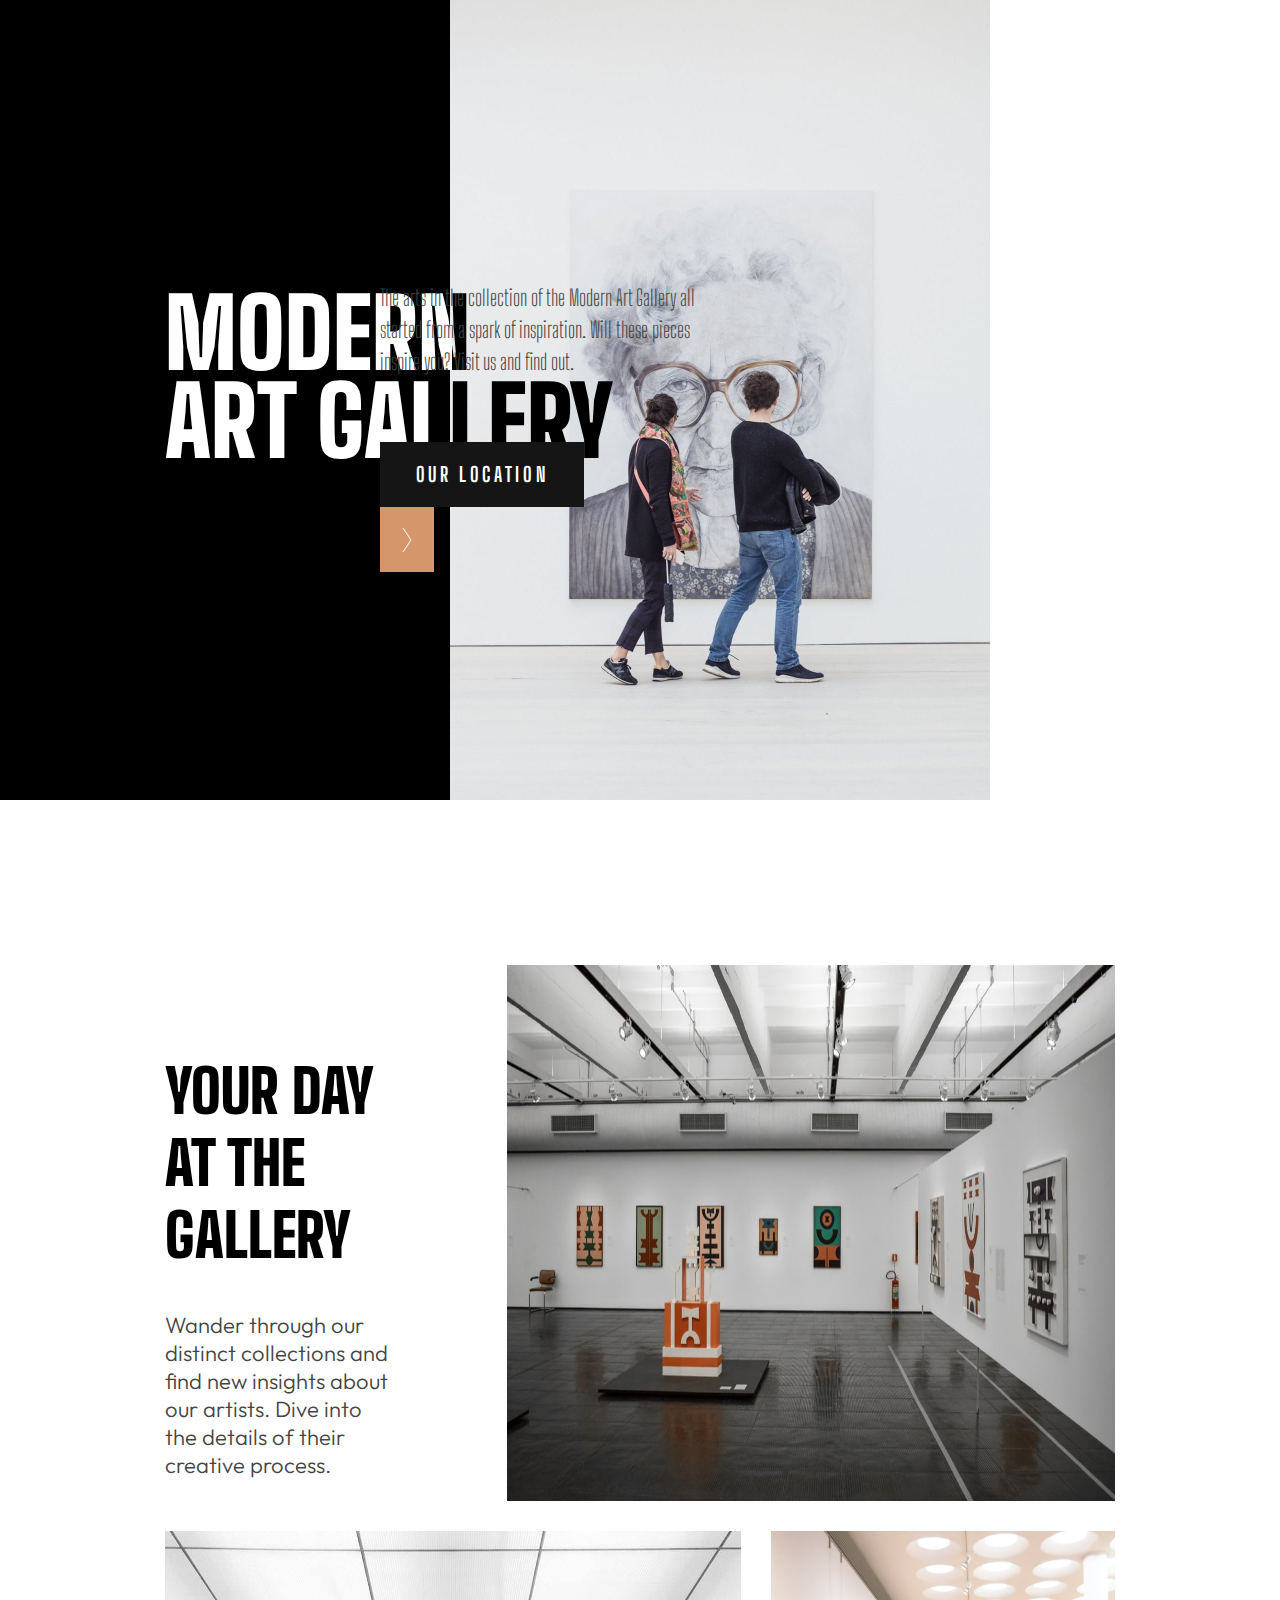
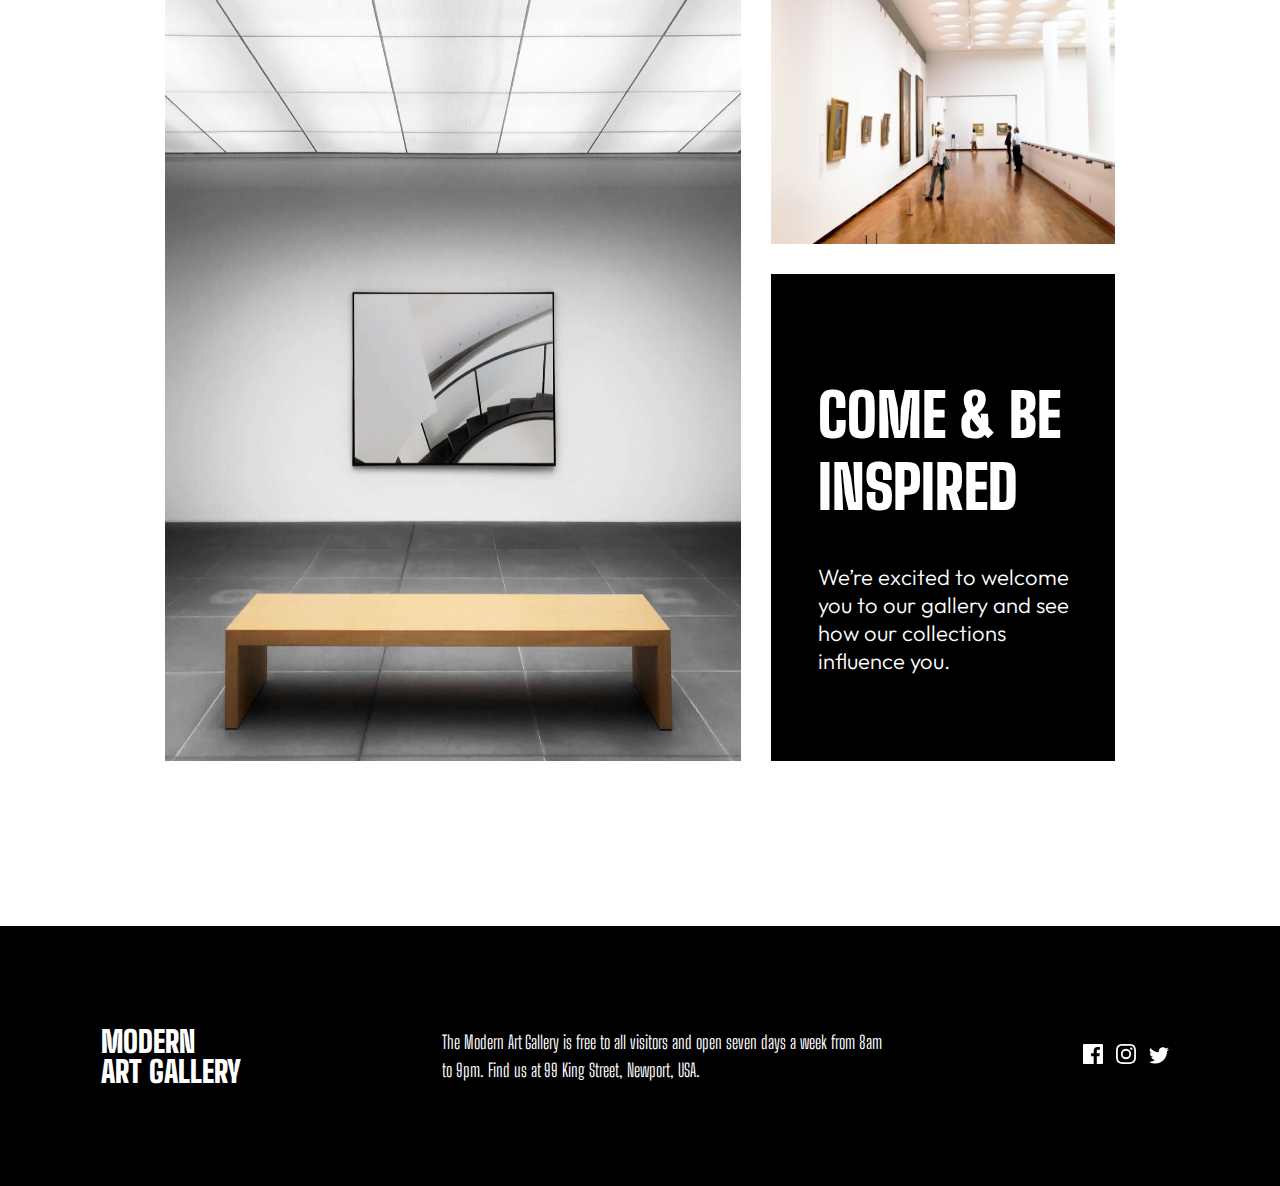
<file: index.html>
<!DOCTYPE html>
<html lang="en">
<head>
    <meta charset="UTF-8">
    <meta http-equiv="X-UA-Compatible" content="IE=edge">
    <meta name="viewport" content="width=device-width, initial-scale=1.0">
    <title>Web Programlama Vize</title>
    <link rel="preconnect" href="https://fonts.googleapis.com">
    <link rel="preconnect" href="https://fonts.gstatic.com" crossorigin>
    <link href="https://fonts.googleapis.com/css2?family=Big+Shoulders+Display:wght@300;400;500;700;800;900&display=swap" rel="stylesheet">
    <link rel="preconnect" href="https://fonts.googleapis.com">
    <link rel="preconnect" href="https://fonts.gstatic.com" crossorigin>
    <link href="https://fonts.googleapis.com/css2?family=Outfit:wght@300&display=swap" rel="stylesheet">
    <link href="https://cdn.jsdelivr.net/npm/bootstrap@5.1.3/dist/css/bootstrap.min.css" rel="stylesheet" integrity="sha384-1BmE4kWBq78iYhFldvKuhfTAU6auU8tT94WrHftjDbrCEXSU1oBoqyl2QvZ6jIW3" crossorigin="anonymous">
    <link rel="stylesheet" href="proje.css">
</head>
<body>
    <header>
        <div class="header">
            <img class="header__img" src="assets/desktop/image-hero@2x.jpg" alt="Header Image">

            <div class="header-container">
            
            <div class="text bold">
                <span>moder</span><div class="text__diff-letter" style="display: inline-block">n</div>
                <br>
                <span>art gal</span>lery
            </div>
            </div>
        </div>
    </header>
    <div class="about outfit">
        <p class="about__p">The arts in the collection of the Modern Art Gallery all started from a spark of inspiration. Will these pieces inspire you? Visit us and find out.</p>
        <div class="button-area d-flex align-center" onclick="location.href='location.html'">
            <button class="about__button">OUR LOCATION </button>
            <div class="about__arrow">
                <img src="assets/icon-arrow-right.svg" alt="Icon Arrow">
            </div>
        </div>
    </div>
    <main>
        <div class="grid-item item1 grid-text">
            <h1 class="">your day at the gallery</h1>
            <p class="outfit">Wander through our distinct collections and find new insights about our artists. Dive into the details of their creative process.</p>
        </div>
        <div class="grid-item item2">
            <img src="assets/desktop/image-grid-1@2x.jpg" alt="Grid Image 1">
        </div>
        <div class="grid-item item3">
            <img src="assets/desktop/image-grid-2@2x.jpg" alt="Grid Image 2">
        </div>  
        <div class="grid-item item4">
            <img src="assets/desktop/image-grid-3@2x.jpg" alt="Grid Image 3">
        </div>
        <div class="grid-item item5 grid-text">
            <h1>COME & BE INSPIRED</h1>
            <p class="outfit" id="white">We’re excited to welcome you to our gallery and see how our collections influence you.</p>
        </div>
    </main>
    <footer>
        <div class="footer">
        <div class="footer-text__span">
            <p class="footer__p">MODERN<br>
            ART GALLERY
            </p>
        </div>
        </div>
        <div class="footer-text__p">
            <p>The Modern Art Gallery is free to all visitors and open seven days a week from 8am to 9pm. Find us at 99 King Street, Newport, USA.</p>
        </div>
        <div class="icons">
            <img src="assets/icon-facebook.svg" alt="" style="padding-right: 10px;">
            <img src="assets/icon-instagram.svg" alt="" style="padding-right: 10px;">
            <img src="assets/icon-twitter.svg" alt="" style="padding-right: 10px;">
        </div>
    </footer>
</body>
</html>
</file>
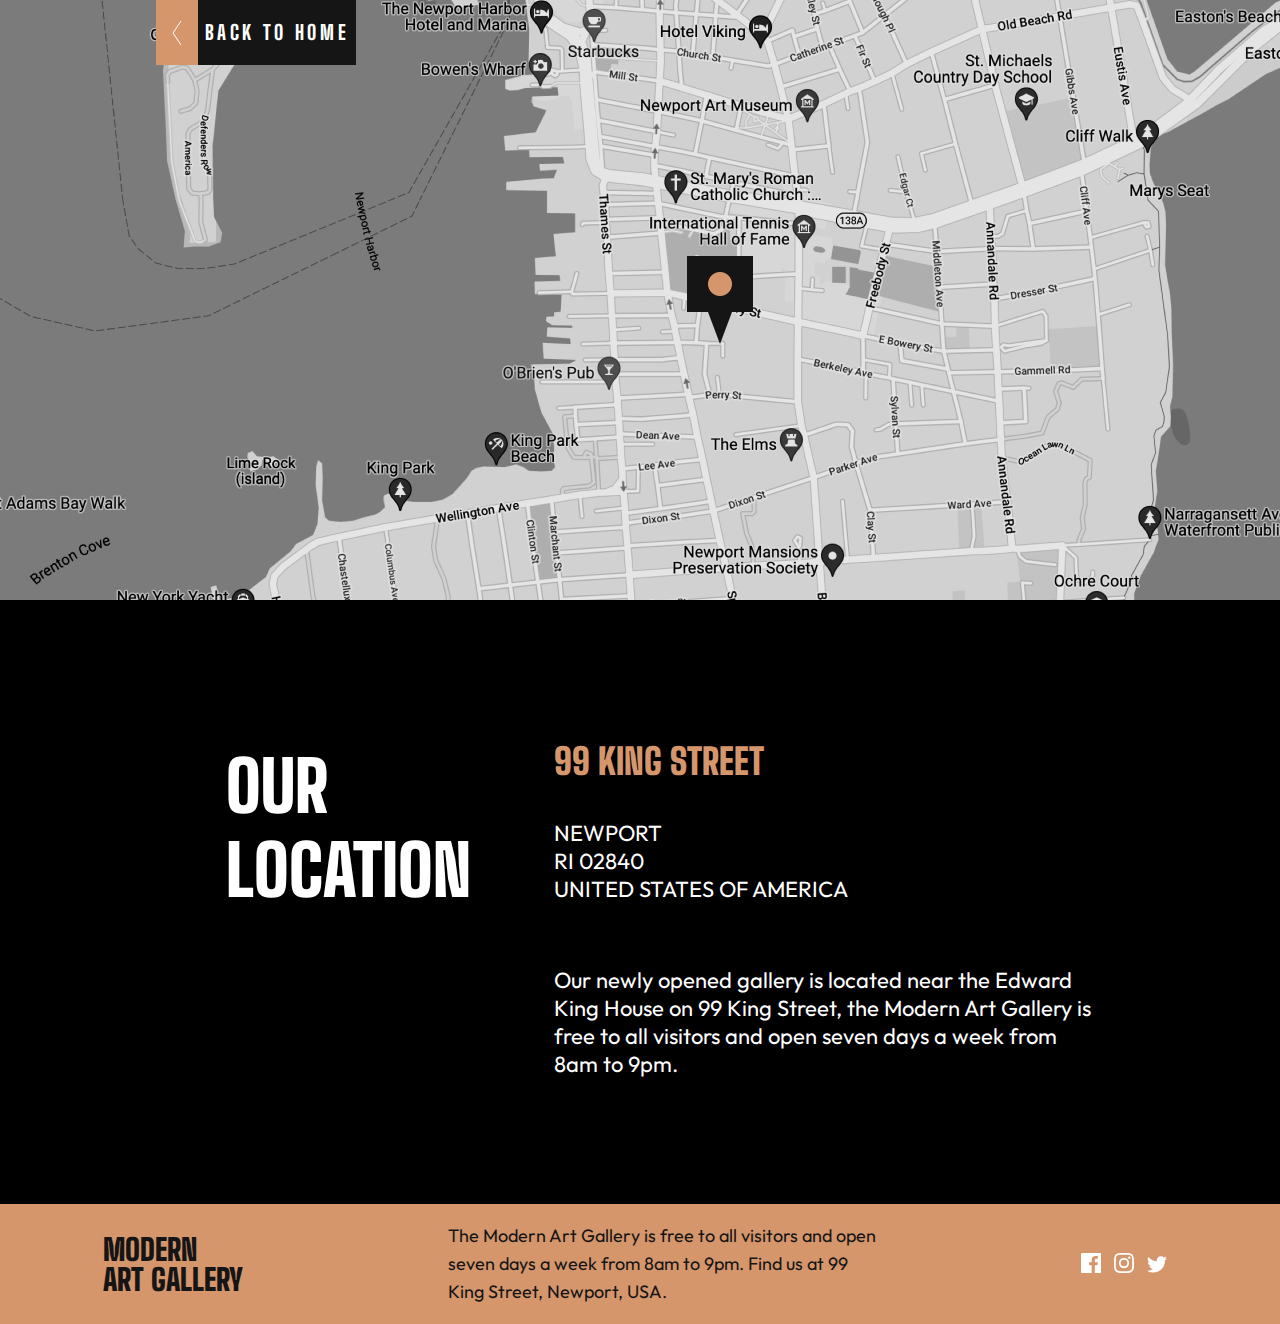
<file: location.html>
<!DOCTYPE html>
<html lang="en">
<head>
    <meta charset="UTF-8">
    <meta http-equiv="X-UA-Compatible" content="IE=edge">
    <meta name="viewport" content="width=device-width, initial-scale=1.0">
    <title>Web Proframlama Vize</title>
    <link rel="preconnect" href="https://fonts.googleapis.com">
    <link rel="preconnect" href="https://fonts.gstatic.com" crossorigin>
    <link href="https://fonts.googleapis.com/css2?family=Big+Shoulders+Display:wght@300;400;500;700;800;900&display=swap" rel="stylesheet">
    <link rel="preconnect" href="https://fonts.googleapis.com">
    <link rel="preconnect" href="https://fonts.gstatic.com" crossorigin>
    <link href="https://fonts.googleapis.com/css2?family=Outfit:wght@300&display=swap" rel="stylesheet">
    <link rel="stylesheet" href="map.css">
</head>
<body>
    <div class="location-img">
        
        <div class="location__button" onclick="location.href='index.html'" >
            <div class="location__arrow">
                <img src="assets/icon-arrow-left.svg" alt="Arrow Image">
            </div>
            <button>BACK TO HOME</button>
        </div>
        
    </div>
    <main>
        <div class="main__text1">
            <p>
                OUR <br>
                LOCATION
            </p>
        </div>
        <div class="main__text2">
            <h3>99 KING STREET</h3>
            <p>
                NEWPORT <br>
                RI 02840 <br>
                UNITED STATES OF AMERICA
            </p>
            <br>
            <p>Our newly opened gallery is located near the Edward King House on 99 King Street, the Modern Art Gallery is free to all visitors and open seven days a week from 8am to 9pm.</p>
        </div>
        
    </main>
    <footer>
        <div class="footer-text__span">
            <p>
                MODERN<br>
                ART GALLERY
            </p>
        </div>
        <div class="footer-text__p">
            <p>
                The Modern Art Gallery is free to all visitors and open <br>
                seven days a week from 8am to 9pm. Find us at 99 <br>
                King Street, Newport, USA.
            </p>
        </div>
        <div class="icons">
            <img src="assets/icon-facebook.svg" alt="Facebook Icon" style="padding-right: 10px;">
            <img src="assets/icon-instagram.svg" alt="Instagram Icon" style="padding-right: 10px;">
            <img src="assets/icon-twitter.svg" alt="Twitter Icon"style="padding-right: 10px;">
        </div>
    </footer>
</body>
</html>
</file>
<file: proje.css>
*{
    font-family: 'Big Shoulders Display', cursive;
}
body{
    padding: 0;
    margin: 0;
}

header{
    display: flex;
}
header > div{
    width: 990px;
    background-color: black;
    height: 800px;
}
.header-container{
    margin-bottom: 0;

    margin-top: 100px;
    max-width: 339px;

}
.header__img{
    width: 540px;
    float: right;
    position: relative;
}
.text > span{
    color: white;
}
.text{
    font-size: 96px;
    text-transform: uppercase;
    position: absolute;
    margin-left: 165px;
    line-height: 88px;
    margin-top: 189px;
}
.bold{
    font-weight: 900;
}
.text__diff-letter{
    background: linear-gradient(to right, white 65%, black 35%);
    -webkit-background-clip:text;
    color: transparent;
}
.about{
    max-width: 350px;
    position: absolute;
    right: 550px;
    top: 260px;
    line-height: 32px;
}
.about__button{
    width: 204px;
    height: 65px;
    border: 0px;
    padding: 0px;
    background-color: #151515;
    color: white;
    font-weight: 700;
    font-size: 20px;
    line-height: 23.94px;
    letter-spacing: 3.63636px;
    font-family:'Big Shoulders Display', cursive; 
}
.button-area{
    margin-top: 64px;
    cursor: pointer;
}
.about__arrow{
    width: 54px;
    height: 65px;
    border: 0px;
    background-color: #D5966C;
    display: flex;
    justify-content: center;
    align-items: center;
}
main{
    display: grid;
    gap: 10px;
    margin: 0px auto;
    width: 100%;
    grid-template-columns: 2fr 1.5fr 2.2fr;
    grid-auto-rows: minmax(313px, auto);
    gap: 30px;
    justify-content: center;
    padding: 165px;
    box-sizing: border-box;
}
.grid-item img{
    width: 100%;
    height: 100%;
    image-rendering: optimizeQuality;
}
.item1 {
    padding: 50px 80px 0px 0px;
}
.item2{
    grid-column: 2/4;
}
.item3{
    grid-column: 1/3;
    grid-row: 2/4;
}
.item5{
    grid-column: 3/4;
    background-color: black;
    color: white;
    padding: 64px 40px 64px 47px
}
footer{
    width: 100%;
    background-color: black;
    display: flex;
    justify-content: space-around;
    padding: 70px 0px;
    align-items: center;
}
.footer-text__span{
    color: #FFFFFF;
    font-weight: 900;
    font-size: 30px;
    line-height: 30px;
}
.footer-text__p{
    max-width: 440px;
    color: #FFFFFF;
    font-size: 18px;
    line-height: 28px;
    font-family: 'Outfit', sans-serif;
}
.icons img{
    cursor: pointer;
}


.outfit{
    font-size: 22px;
    font-weight: 300;
    font-family: 'Outfit', sans-serif;
    color: #444444;
}
.grid-text h1{
    text-transform: uppercase;
    font-size: 60px;
    font-weight: 900;
}
#white{
    color: white;
}


.button-area:hover button{
    background-color: #D5966C;
    transition: 0.5s;
}
.button-area:hover .arrow{
    background-color: #151515;
    transition: 0.5s;
}


@media only screen and (max-width: 1200px) {
    header > div{
        width: auto;
    }
    .text{
        right: 40px;
        top: 50px;
        font-size: 70px;
        color: black;
        margin: 0px;
    }
    .text > span{
        color: black;
        line-height: 65px;
    }
    .text__diff-letter{
        color: black;
    }
    .about{
        top: 440px;
        right: 20px;
        font-size: 18px;
    }
}
@media only screen and (max-width: 600px){
    .header__img{
        content: url('assets/mobile/image-hero.jpg');
        width: 100%;
    }
    header > div{
        background-color: white;
        width: 100%;
    }
    header{
        width: 100%;
    }
    .text{
        left:16px;
        top: 320px;
        margin: 0px;
    }
    .about{
        top: 500px;
        left: 16px;
    }
    main{
        display: flex;
        flex-wrap: wrap;
        justify-content: center;
        align-items: center;
        padding: 0px;
    }
    .item1{
        padding: 0px;
        text-align: center;
    }
    .item2{
        content: url('assets/mobile/image-grid-1.jpg');
    }
    .item3{
        content: url('assets/mobile/image-grid-2.jpg');
    }
    .item4{
        content: url('assets/mobile/image-grid-3.jpg');
    }
    footer{
        flex-wrap: wrap;
        margin-top: 100px;
    }
}
@media only screen and (max-width: 382px){
    .footer-text__p{
        font-size: 50px;
        top: 250px;
    }
    .about{
        top: 400px;
    }
}
</file>
<file: map.css>
*{
    font-family:'Big Shoulders Display', cursive; 
}
body{
    padding: 0;
    margin: 0;
}

.location-img{
    background-image: url('./assets/desktop/image-map@2x.png');
    background-size: cover;
    background-repeat: no-repeat;
    width: 100%;
    height: 600px;
}
.location__button{
    display: flex;
    align-items: center;
    position: relative;
    left: 156px;
    max-width: 200px;
}
button{
    width: 204px;
    height: 65px;
    border: 0px;
    padding: 0px;
    background-color: #151515;
    color: white;
    font-size: 20px;
    line-height: 23.94px; 
    letter-spacing: 3.64px;
    font-weight: 800;
    cursor: pointer;
}
.location__arrow{
    width: 54px;
    height: 65px;
    border: 0px;
    background-color: #D5966C;
    display: flex;
    justify-content: center;
    align-items: center;
}
main{
    width: 100%;
    display: flex;
    justify-content: space-around;
    background-color: black;
    padding: 104px 165px 104px 165px;
    box-sizing: border-box;
}
.main__text1{
    font-size: 70px;
    color: #FFFFFF;
    font-weight: 900;   
}
.main__text1 p{
    margin: 40px;
}
.main__text2{
    color: white;
    max-width: 540px;
}
.main__text2 h3{
    font-weight: 900;
    font-size: 36px;
    color: #D5966C;
}
.main__text2 p{
    font-family: 'Outfit', sans-serif;
    font-size: 22px;
}
footer{
    width: 100%;
    background-color: #D5966C;
    display: flex;
    justify-content: space-around;
    align-items: center;
}
.footer-text__span{
    color: #151515;
    font-weight: 900;
    font-size: 30px;
    line-height: 30px;
}
.footer-text__p > p {
    color: #151515;
    font-size: 18px;
    line-height: 28px;
    font-family: 'Outfit', sans-serif;
}
.icons img{
    cursor: pointer;
}

.button:hover button{
    background-color: #D5966C;
    transition: 0.5s;
}
.button:hover .arrow{
    background-color: #151515;
    transition: 0.5s;
}
.icons img:hover{
    opacity: 0.5;
    transition: 0.5s;
}

@media only screen and (max-width: 1200px) {
    main{
        padding: 0px;
    }
    .location-img{
        background-image: url('assets/tablet/image-map.png');
    }
}
@media only screen and (max-width: 376px){
    .location-img{
        background-image: url('assets/mobile/image-map.png');
    }
    .location__button{
        left: 0px;
    }
    main{
        flex-wrap: wrap;
    }
    footer{
        flex-wrap: wrap;
    }
}
@media only screen and (max-width: 600px){
    .text{
        left:16px;
        top: 320px;
        margin: 0px;
    }
    
    main{
        display: flex;
        flex-wrap: wrap;
        justify-content: center;
        align-items: center;
        padding: 0px;
    }
    footer{
        flex-wrap: wrap;
        
    }
}
</file>
